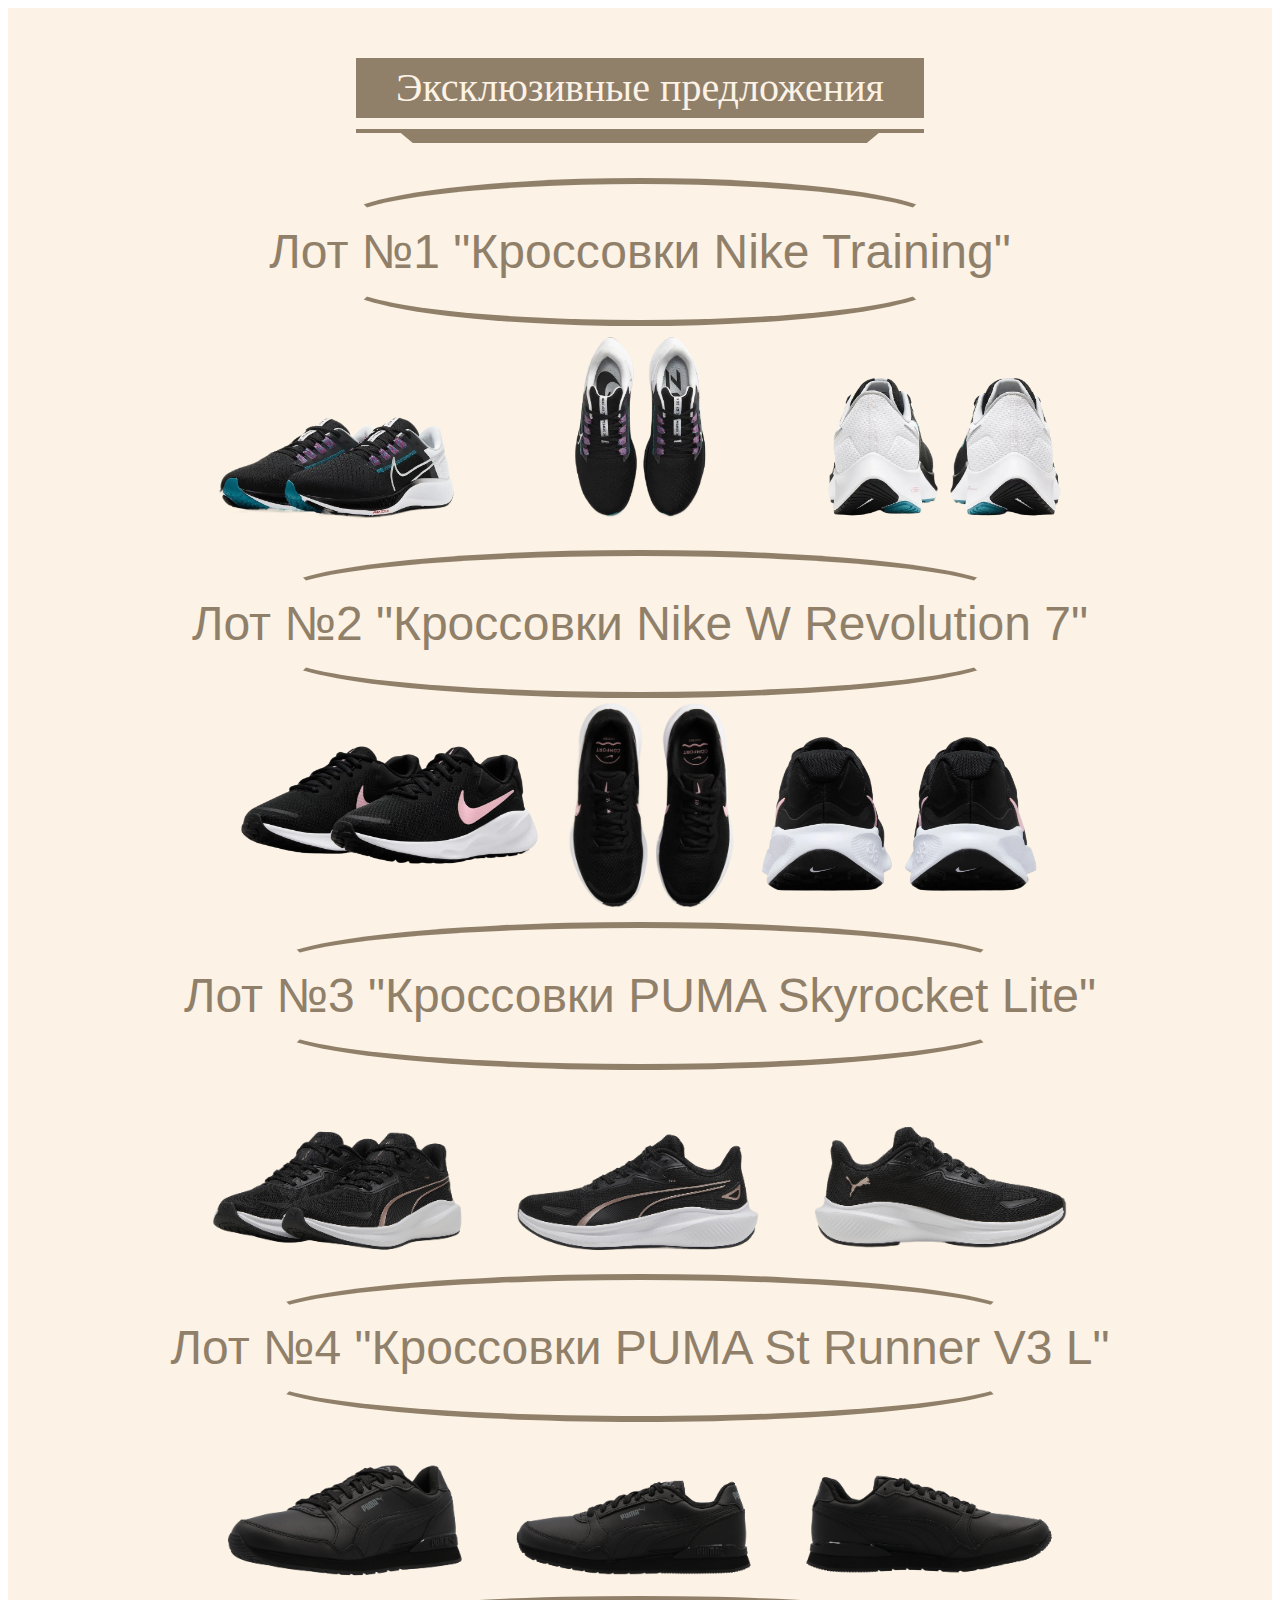
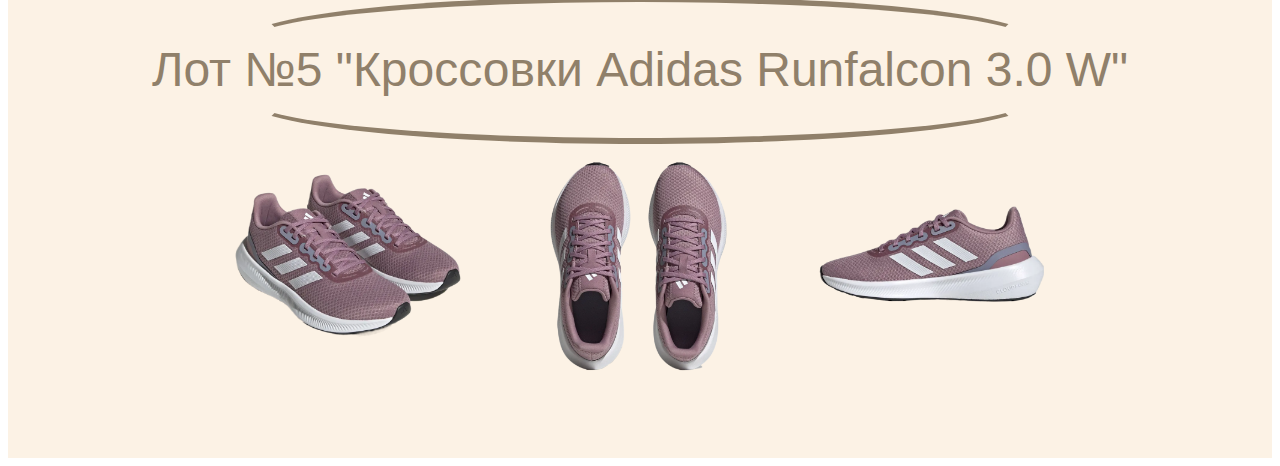
<file: index.html>
<html>
    
    <head>
        <title>MISHULIKS COMPANY</title>
        <link rel="icon" type="image/x-icon" href="logo.png">
        <link rel="stylesheet" href="style.css">
    </head>
    <body>
        <div class="three"><h1>Эксклюзивные предложения</h1></div>
        <div class="three">
            <h2>Лот №1 "Кроссовки Nike Training"</h2> 
            <br> 
                <a href="https://www.ozon.ru/product/krossovki-nike-training-1413504489/?asb=fia%252FFv4LHOwANtbpgjPXGnGl%252FEHOpfi58bNh%252B5F5BYV2%252B9%252B1JFifn9i%252BUIlrFlrD&asb2=IGEN4JJ2C_k-tUqHVwgPKRsKP6OktMcFws6Mpe9gvkmqqX5kwbP5K1b2Gi9iryBbc59h8X5dbXwrkxYCtBrwTiA--fYyvoPX5om_naYCOuxTl5Hu5_Uobv341NGohCIfU-wT7ya_bgeAsniSNXsc4FDC8J8-p6JBGrmAeh3ejPhHOZnYpizF_LgCpIZH_g5Y&avtc=1&avte=2&avts=1712260798&keywords=%D0%B6%D0%B5%D0%BD%D1%81%D0%BA%D0%B8%D0%B5+%D0%BA%D1%80%D0%BE%D1%81%D1%81%D0%BE%D0%B2%D0%BA%D0%B8+nike"><img src= "кроссы1-fotor-bg-remover-20240404234616.png" alt="Лучшие кроссы ever" align=”bottom” width="300px" height="300px"></a>
                <img src= "%D0%BA%D1%80%D0%BE%D1%81%D1%81%D1%8B11-fotor-bg-remover-20240404234654.png" alt="Лучшие кроссы ever1" align=”bottom” width="300px" height="300px">
                <img src= "%D0%BA%D1%80%D0%BE%D1%81%D1%81%D1%8B12-fotor-bg-remover-2024040423462.png" alt="Лучшие кроссы ever2" align=”bottom” width="300px" height="300px">
            <br>
            <h2>Лот №2 "Кроссовки Nike W Revolution 7"</h2>
            <br>
                <a href="https://www.ozon.ru/product/krossovki-nike-w-revolution-7-1418075055/?asb=NKabqjl9FPyb9jjHaWdOBhEqpFtAwpNeKFcqM90FPks%253D&asb2=yd1Q7M0td3xU1UDp3wwUPotyk-pICfXljO7VQd45NiUqp53cBYAsHg3Da9h6lYjFexd4SjOYhLIJCdiGYTDsJA&avtc=1&avte=2&avts=1712262971&keywords=%D0%B6%D0%B5%D0%BD%D1%81%D0%BA%D0%B8%D0%B5+%D0%BA%D1%80%D0%BE%D1%81%D1%81%D0%BE%D0%B2%D0%BA%D0%B8+nike"><img src= "%D0%BA%D1%80%D0%BE%D1%81%D1%81%D1%8B2-fotor-bg-remover-20240404234622.png" alt="Лучшие кроссы ever" align=”bottom” height="300px"></a>
                <img src= "%D0%BA%D1%80%D0%BE%D1%81%D1%81%D1%8B21-fotor-bg-remover-20240404234719.png" alt="Лучшие кроссы ever1" align=”bottom” height="300px">
                <img src= "%D0%BA%D1%80%D0%BE%D1%81%D1%81%D1%8B22-fotor-bg-remover-20240404234729.png" alt="Лучшие кроссы ever2" align=”bottom” width="280px" height="280px">
            <br>
            <h2>Лот №3 "Кроссовки PUMA Skyrocket Lite"</h2>
            <br>
                <a href="https://www.sportmaster.ru/product/30095770299/"><img src= "%D0%BA%D1%80%D0%BE%D1%81%D1%81%D1%8B3-fotor-bg-remover-202404050511.png" alt="Лучшие кроссы ever" align=”bottom”  height="280px"></a>
                <img src= "%D0%BA%D1%80%D0%BE%D1%81%D1%81%D1%8B31-fotor-bg-remover-202404050521.png" alt="Лучшие кроссы ever1" align=”bottom”  height="280px">
                <img src= "%D0%BA%D1%80%D0%BE%D1%81%D1%81%D1%8B32-fotor-bg-remover-202404050530.png" alt="Лучшие кроссы ever2" align=”bottom”  height="280px">
            <br>
            <h2>Лот №4 "Кроссовки PUMA St Runner V3 L"</h2>
            <br>
                <a href="https://www.sportmaster.ru/product/26018670299/"><img src= "%D0%BA%D1%80%D0%BE%D1%81%D1%81%D1%8B4-fotor-bg-remover-2024040501728.png" alt="Лучшие кроссы ever" align=”bottom”  height="250px"></a>
                <img src= "%D0%BA%D1%80%D0%BE%D1%81%D1%81%D1%8B41-fotor-bg-remover-2024040501737.png" alt="Лучшие кроссы ever1" align=”bottom”  height="250px">
                <img src= "%D0%BA%D1%80%D0%BE%D1%81%D1%81%D1%8B42-fotor-bg-remover-2024040501747.png" alt="Лучшие кроссы ever2" align=”bottom”  height="250px">
            <br>
            <h2>Лот №5 "Кроссовки Adidas Runfalcon 3.0 W"</h2>
            <br>
                <a href="https://www.ozon.ru/product/krossovki-adidas-runfalcon-3-0-w-1066599813/?asb=yoeOhVX9e18TgxkdgT23dmXzypcuvtO3Jal3NQ8F%252FF8%253D&asb2=vOP6mT7TaroER5YFNwfFbS9I_hpdnZEb-EAsBQ65nEPuWtSVDpA27iP81q5WGmgVKvEs5pnm2UNnYpeYahOlDQ&avtc=1&avte=2&avts=1712265617&keywords=%D0%B6%D0%B5%D0%BD%D1%81%D0%BA%D0%B8%D0%B5+%D0%BA%D1%80%D0%BE%D1%81%D1%81%D0%BE%D0%B2%D0%BA%D0%B8+adidas"><img src= "%D0%BA%D1%80%D0%BE%D1%81%D1%81%D1%8B51-fotor-bg-remover-2024040502434.png" alt="Лучшие кроссы ever" align=”bottom”  height="300px"></a>
                <img src= "%D0%BA%D1%80%D0%BE%D1%81%D1%81%D1%8B5-fotor-bg-remover-2024040502421.png" alt="Лучшие кроссы ever1" align=”bottom”  height="300px">
                <img src= "%D0%BA%D1%80%D0%BE%D1%81%D1%81%D1%8B52-fotor-bg-remover-202404050261.png" alt="Лучшие кроссы ever2" align=”bottom”  height="300px">
        </div>
        
    </body>
</file>
<file: style.css>
.three {
  background: #FCF2E5;
  padding: 50px 20px;
  text-align: center;
} 
.three h1 {
  font-family: 'Merriweather', serif;
  position: relative;
  color: #FCF2E5;
  background: #90806A;
  font-size: 2.5em;
  font-weight: normal;
  padding: 10px 40px;
  display: inline-block;
  margin: 0;
  line-height: 1;
}
.three h1:before {
  content: ""; 
  position: absolute;
  width: 100%;
  height: 4px;
  left: 0;
  bottom: -15px;
  background: #90806A;
}
.three h1:after {
  content: ""; 
  position: absolute;
  height: 0;
  width: 80%;
  border-top: 10px solid #90806A;
  border-left: 12px solid transparent;
  border-right: 12px solid transparent;
  left: 50%;
  transform: translateX(-50%);
  bottom: -25px;
}
@media (max-width: 500px) {
  .three h1 {font-size: 1.8em;}
}
@media (max-width: 400px) {
  .three h1 {
    font-size: 1.5em;
    padding: 10px 30px;
  }
}

.three h2 {
  font-family: 'Open Sans', sans-serif;
  position: relative;
  color: #90806A;
  font-size: 3em;
  font-weight: normal;
  line-height: 1;
  padding: 10px 0;
  margin: 0;
  display: inline-block;
}
.three h2:before {
  content: ""; 
  position: absolute;
  top: 50%;
  left: 50%;
  transform: translate(-50%,-50%);
  width: 80%;
  height: 200%;
  border-radius: 50%/30%;
  border: 6px solid #90806A;
  border-left-color: transparent;
  border-right-color: transparent;
}
@media (max-width: 420px) {
  .three h2 {font-size: 2em;}
}
</file>
